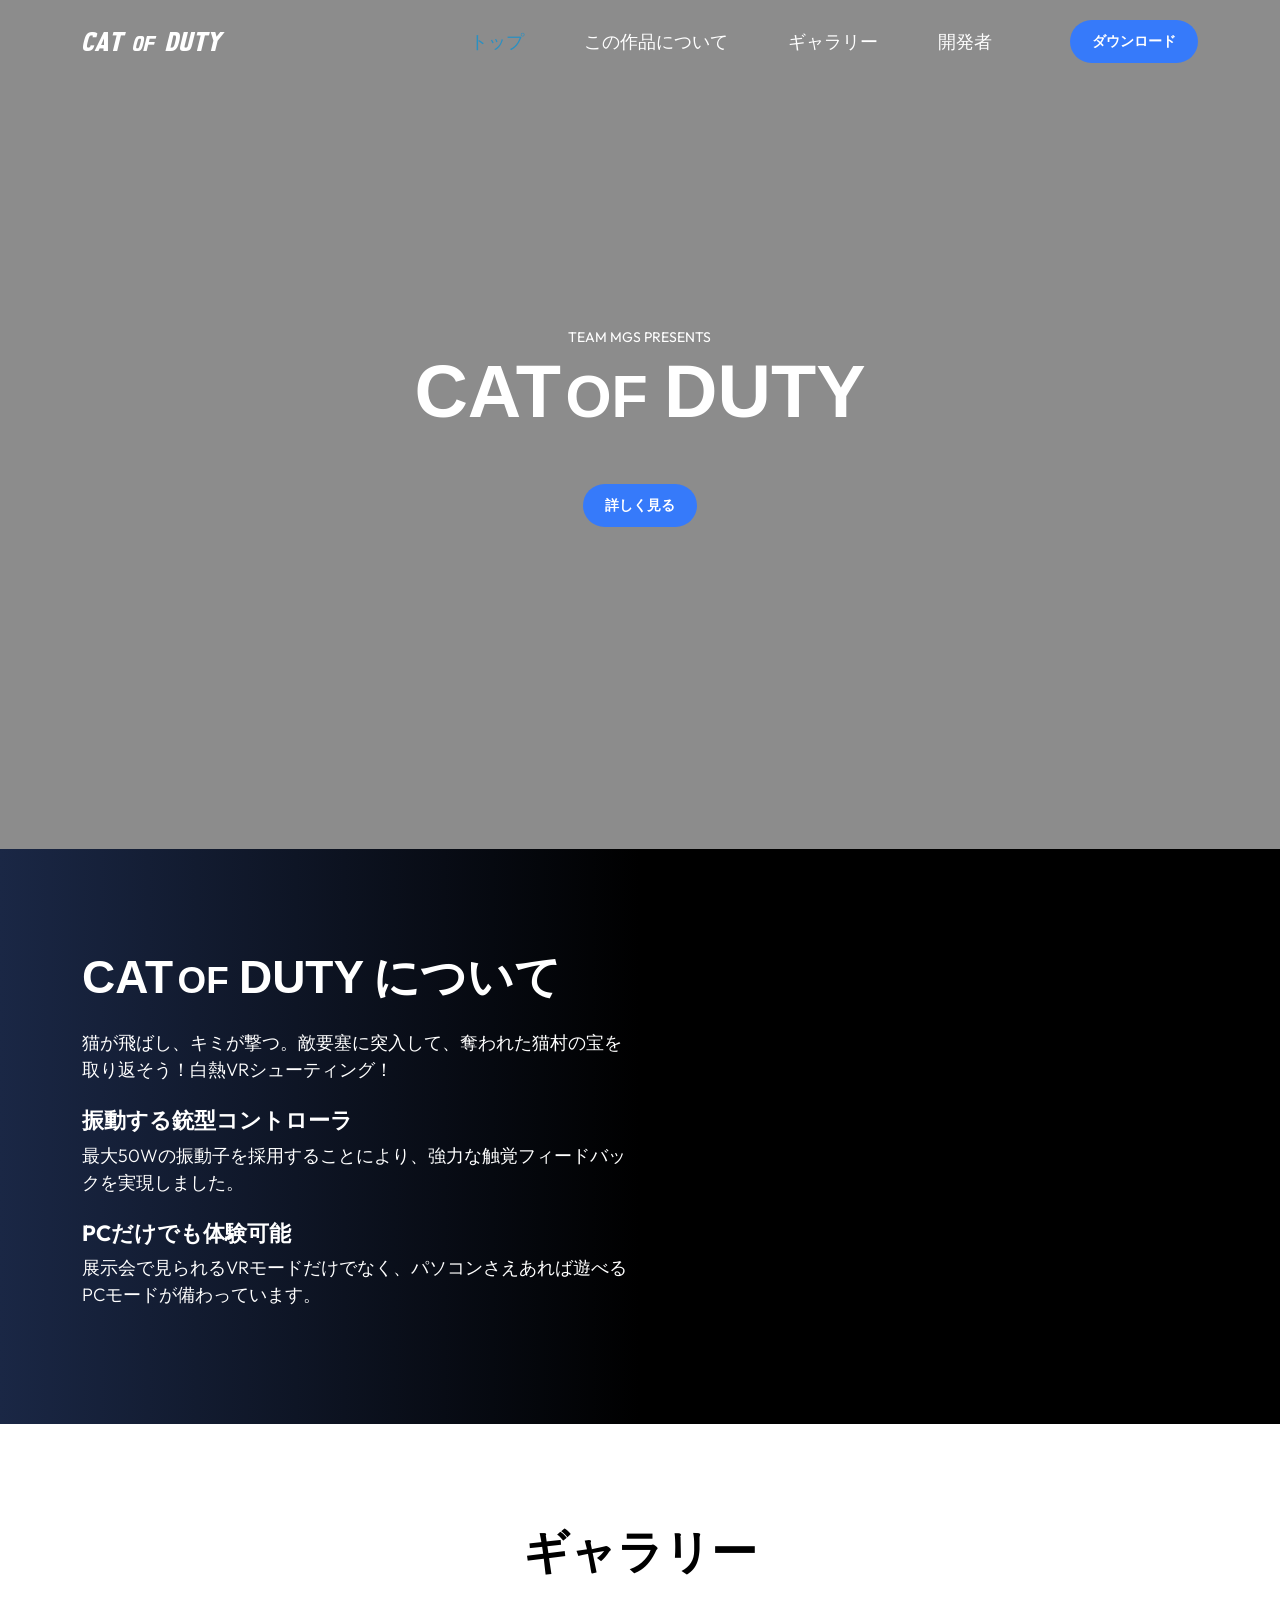
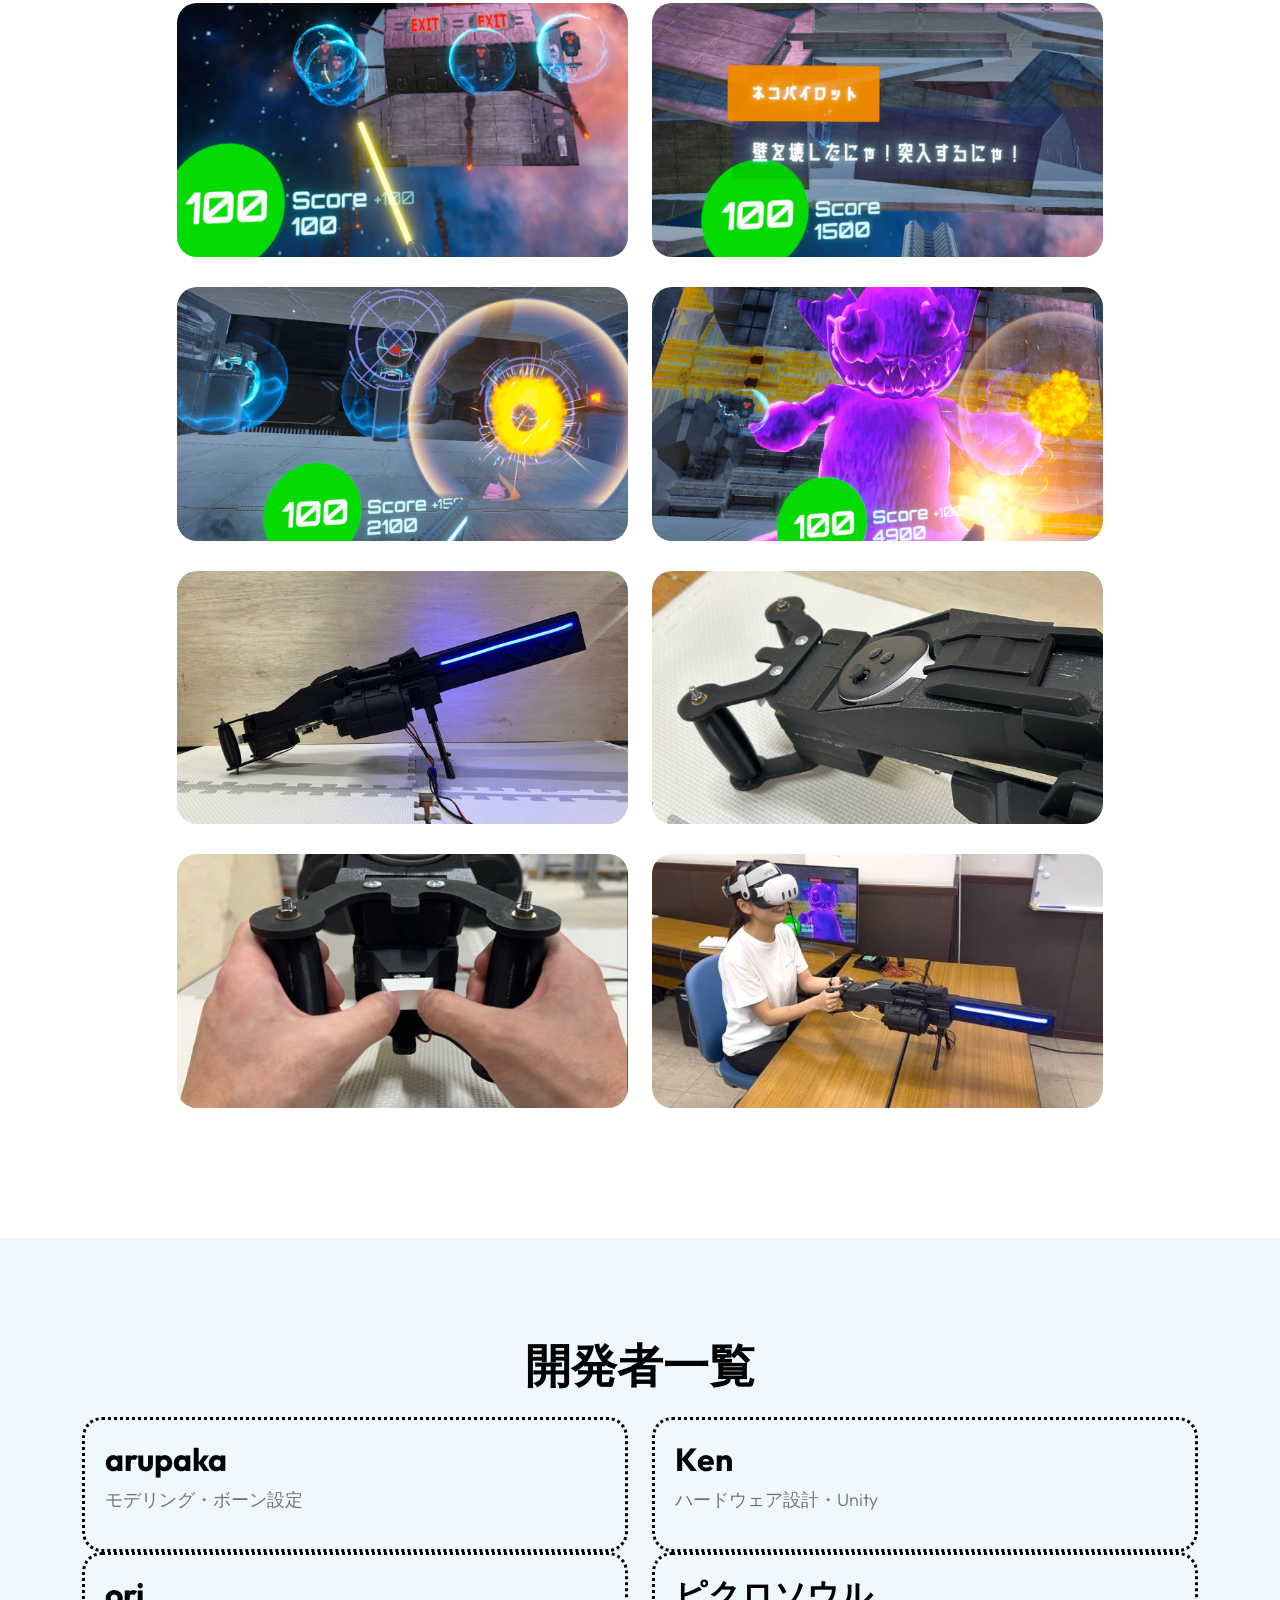
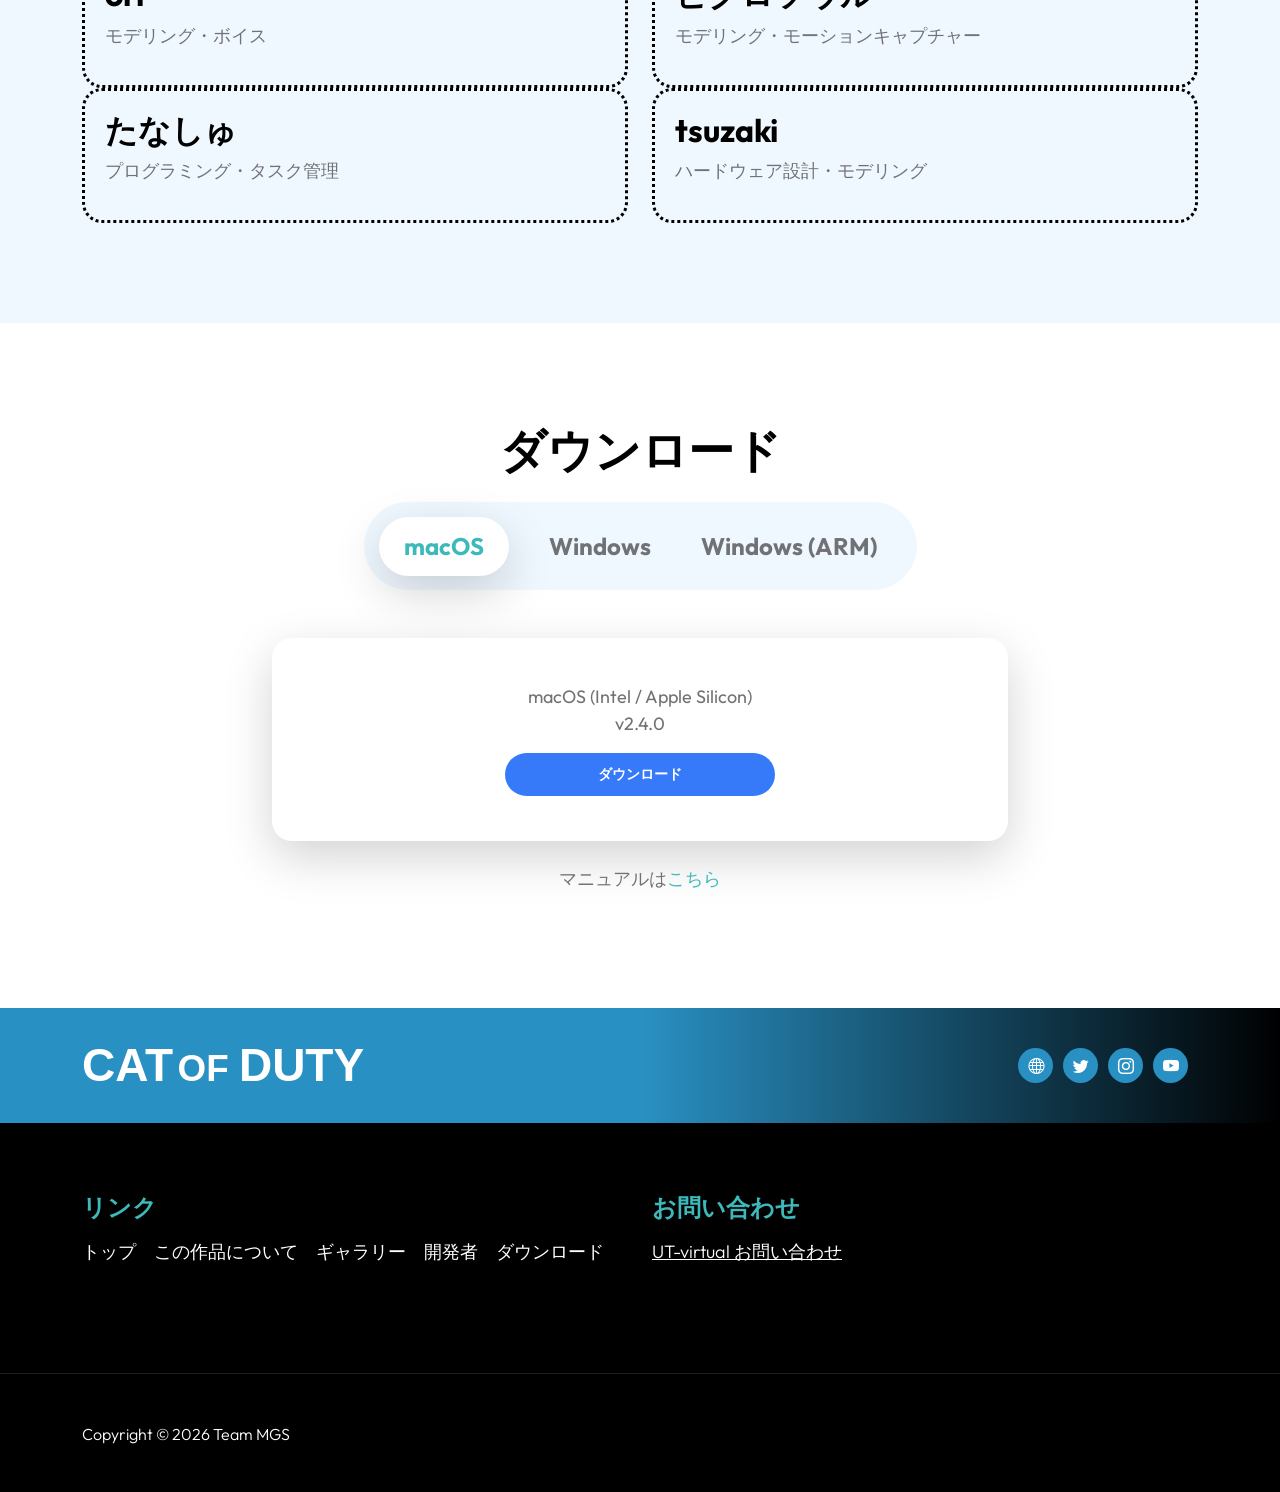
<file: index.html>
<!doctype html>
<html lang="en" prefix="og: https://ogp.me/ns#">
    <head>
        <meta charset="utf-8">
        <meta name="viewport" content="width=device-width, initial-scale=1">
        <title>Cat of Duty</title>
        <meta name="description" content="Cat of Duty - Fight alien bosses in this VR sci-fi shooter. Developed by Team MGS from UT-virtual.">
        <meta name="author" content="Team MGS">

        <meta property="og:title" content="Cat of Duty">
        <meta property="og:description" content="Cat of Duty - Fight alien bosses in this VR sci-fi shooter. Developed by Team MGS from UT-virtual." />
        <meta property="og:url" content="https://dyecon.github.io/catofduty">
        <meta property="og:image" content="https://dyecon.github.io/catofduty/images/ogimage.jpg" />
        <meta name="twitter:card" content="summary"/>
        <meta property="og:type" content="website">
        <link rel="icon" type="image/x-icon" href="https://dyecon.github.io/catofduty/images/favicon.ico">


        <!-- CSS FILES -->        
        <link rel="preconnect" href="https://fonts.googleapis.com">
        
        <link rel="preconnect" href="https://fonts.gstatic.com" crossorigin>
        
        <link href="https://fonts.googleapis.com/css2?family=Outfit:wght@100;200;400;700&display=swap" rel="stylesheet">
                
        <link href="css/bootstrap.min.css" rel="stylesheet">

        <link href="css/bootstrap-icons.css" rel="stylesheet">

        <link href="css/templatemo-festava-live.css" rel="stylesheet">
        
<!--

TemplateMo 583 Festava Live

https://templatemo.com/tm-583-festava-live

-->
    </head>
    <body>
        <main>
            <!--
            <header class="site-header">
                <div class="container">
                    <div class="row">
                        <div class="col-lg-12 col-12 d-flex flex-wrap">
                            <p class="d-flex me-4 mb-0">
                                <i class="bi-person custom-icon me-2"></i>
                                <strong class="text-dark">Welcome to Music Festival 2023</strong>
                            </p>
                        </div>                        
                    </div>
                </div>
            </header>
            -->
            <nav class="navbar navbar-expand-lg">
                <div class="container">
                    <a class="navbar-brand" style="font-family:'NK57 Monospace','Impact', sans-serif" href="index.html">
                        CAT<span style="font-size: medium;"> </span><span style="font-size: 0.8em;"> OF </span><span style="font-size: medium;"> </span>DUTY
                    </a>
                    <!-- Download button for mobile -->
                    <a href="#section_5" class="btn custom-btn d-lg-none ms-auto me-4">ダウンロード</a>
    
                    <button class="navbar-toggler" type="button" data-bs-toggle="collapse" data-bs-target="#navbarNav" aria-controls="navbarNav" aria-expanded="false" aria-label="Toggle navigation">
                        <span class="navbar-toggler-icon"></span>
                    </button>
                    <div class="collapse navbar-collapse" id="navbarNav">
                        <ul class="navbar-nav align-items-lg-center ms-auto me-lg-5">
                            <li class="nav-item">
                                <a class="nav-link click-scroll" href="#section_1">トップ</a>
                            </li>
    
                            <li class="nav-item">
                                <a class="nav-link click-scroll" href="#section_2">この作品について</a>
                            </li>
    
                            <li class="nav-item">
                                <a class="nav-link click-scroll" href="#section_3">ギャラリー</a>
                            </li>

                            <li class="nav-item">
                                <a class="nav-link click-scroll" href="#section_4">開発者</a>
                            </li>
                        </ul>
                        <a href="#section_5" class="btn custom-btn d-lg-block d-none">ダウンロード</a>
                    </div>
                </div>
            </nav>
            

            <section class="hero-section" id="section_1">
                <div class="section-overlay"></div>

                <div class="container d-flex justify-content-center align-items-center">
                    <div class="row">

                        <div class="col-12 mt-auto mb-5 text-center">
                            <small>Team MGS Presents</small>

                            <h1 class="text-white mb-5" style="font-family: 'Impact', sans-serif;">CAT<span style="font-size: medium;"> </span><span style="font-size: 0.8em;"> OF </span><span style="font-size:large;"> </span>DUTY</h1>

                            <a class="btn custom-btn smoothscroll" href="#section_2">詳しく見る</a>
                        </div>
                        <div class="col-lg-12 col-12 mt-auto d-flex flex-column flex-lg-row text-center">
                            <!--
                            <div class="date-wrap">
                                <h5 class="text-white">
                                    <i class="custom-icon bi-clock me-2"></i>
                                    10 - 12<sup>th</sup>, Dec 2023
                                </h5>
                            </div>

                            <div class="location-wrap mx-auto py-3 py-lg-0">
                                <h5 class="text-white">
                                    <i class="custom-icon bi-geo-alt me-2"></i>
                                    National Center, United States
                                </h5>
                            </div>
                            
                            <div class="social-share">
                                <ul class="social-icon d-flex align-items-center justify-content-center">
                                    <span class="text-white me-3">Share:</span>

                                    <li class="social-icon-item">
                                        <a href="#" class="social-icon-link">
                                            <span class="bi-facebook"></span>
                                        </a>
                                    </li>

                                    <li class="social-icon-item">
                                        <a href="#" class="social-icon-link">
                                            <span class="bi-twitter"></span>
                                        </a>
                                    </li>

                                    <li class="social-icon-item">
                                        <a href="#" class="social-icon-link">
                                            <span class="bi-instagram"></span>
                                        </a>
                                    </li>
                                </ul>
                            </div>
                            -->
                        </div>
                    </div>
                </div>

                <div class="video-wrap">
                    <video autoplay loop muted class="custom-video" poster="">
                        <source src="video/short small.mp4" type="video/mp4">

                        Your browser does not support the video tag.
                    </video>
                </div>
            </section>


            <section class="about-section section-padding" id="section_2">
                <div class="container">
                    <div class="row">

                        <div class="col-lg-6 col-12 mb-4 mb-lg-0 d-flex align-items-center">
                            <div class="services-info">
                                <h2 class="text-white mb-4"><span style="font-family: 'Impact', sans-serif">CAT<span style="font-size: medium;"> </span><span style="font-size: 0.8em;"> OF </span><span style="font-size: medium;"> </span>DUTY</span> について</h2>
                                <p class="text-white">猫が飛ばし、キミが撃つ。敵要塞に突入して、奪われた猫村の宝を取り返そう！白熱VRシューティング！

                                <h6 class="text-white mt-4">振動する銃型コントローラ</h6>
                                <p class="text-white">最大50Wの振動子を採用することにより、強力な触覚フィードバックを実現しました。</p>

                                <h6 class="text-white mt-4">PCだけでも体験可能</h6>
                                <p class="text-white">展示会で見られるVRモードだけでなく、パソコンさえあれば遊べるPCモードが備わっています。</p>
                            </div>
                        </div>

                        <div class="col-lg-6 col-12">
                            <iframe width="560" height="315" src="https://www.youtube-nocookie.com/embed/YWsvc3T-qto?si=UQRJ06pBNTKjhSmy" title="YouTube video player" frameborder="0" allow="accelerometer; autoplay; clipboard-write; encrypted-media; gyroscope; picture-in-picture; web-share" referrerpolicy="strict-origin-when-cross-origin" allowfullscreen></iframe>
                            <!--image with text overlay 
                            <div class="about-text-wrap">
                                <img src="images/ogimage.jpg" class="about-image img-fluid">

                                <div class="about-text-info d-flex">
                                    <div class="d-flex">
                                        <i class="about-text-icon bi-youtube"></i>
                                    </div>
                                    <div class="ms-4">
                                        <h3>動画準備中</h3>
                                        <p class="mb-0">公開までお待ちください</p>
                                    </div>
                                </div>
                            </div>
                            -->
                        </div>

                    </div>
                </div>
            </section>
            
            <section class="artists-section section-padding" id="section_3">
                <div class="container">
                    <div class="row justify-content-center">

                        <div class="col-12 text-center">
                            <h2 class="mb-4">ギャラリー</h1>
                        </div>

                        <div class="col-lg-5 col-12">
                            <div class="artists-thumb">
                                <div class="artists-image-wrap">
                                    <img src="images/1.jpeg" class="artists-image img-fluid">
                                </div>

                                <div class="artists-hover">
                                    <p style="text-align: center;">
                                        <strong>まずは雑魚敵を倒す</strong>
                                    </p>
                                </div>
                            </div>
                        </div>
                        <div class="col-lg-5 col-12">
                            <div class="artists-thumb">
                                <div class="artists-image-wrap">
                                    <img src="images/2.jpeg" class="artists-image img-fluid">
                                </div>

                                <div class="artists-hover">
                                    <p style="text-align: center;">
                                        <strong>見方の猫はボイス付き！</strong>
                                    </p>
                                </div>
                            </div>
                        </div>
                        <div class="col-lg-5 col-12">
                            <div class="artists-thumb">
                                <div class="artists-image-wrap">
                                    <img src="images/3.jpeg" class="artists-image img-fluid">
                                </div>

                                <div class="artists-hover">
                                    <p style="text-align: center;">
                                        <strong>接近するドローンを破壊</strong>
                                    </p>
                                </div>
                            </div>
                        </div>
                        <div class="col-lg-5 col-12">
                            <div class="artists-thumb">
                                <div class="artists-image-wrap">
                                    <img src="images/4.jpeg" class="artists-image img-fluid">
                                </div>

                                <div class="artists-hover">
                                    <p style="text-align: center;">
                                        <strong>迫力のボス戦</strong>
                                    </p>
                                </div>
                            </div>
                        </div>
                        <div class="col-lg-5 col-12">
                            <div class="artists-thumb">
                                <div class="artists-image-wrap">
                                    <img src="images/5.jpeg" class="artists-image img-fluid">
                                </div>

                                <div class="artists-hover">
                                    <p style="text-align: center;">
                                        <strong>銃型コントローラ</strong>
                                    </p>
                                </div>
                            </div>
                        </div>
                        <div class="col-lg-5 col-12">
                            <div class="artists-thumb">
                                <div class="artists-image-wrap">
                                    <img src="images/6.jpeg" class="artists-image img-fluid">
                                </div>

                                <div class="artists-hover">
                                    <p style="text-align: center;">
                                        <strong>Quest 3 のコントローラを取り付けた例</strong>
                                    </p>
                                </div>
                            </div>
                        </div>
                        <div class="col-lg-5 col-12">
                            <div class="artists-thumb">
                                <div class="artists-image-wrap">
                                    <img src="images/7.jpeg" class="artists-image img-fluid">
                                </div>

                                <div class="artists-hover">
                                    <p style="text-align: center;">
                                        <strong>トリガーボタン</strong>
                                    </p>
                                </div>
                            </div>
                        </div>
                         <div class="col-lg-5 col-12">
                            <div class="artists-thumb">
                                <div class="artists-image-wrap">
                                    <img src="images/8.jpeg" class="artists-image img-fluid">
                                </div>

                                <div class="artists-hover">
                                    <p style="text-align: center;">
                                        <strong>展示の様子</strong>
                                    </p>
                                </div>
                            </div>
                        </div>
                    </div>
                </div>
            </section>

            <section class="pricing-section section-padding section-bg" id="section_4">
                <div class="container">
                    <div class="row">

                        <div class="col-lg-8 col-12 mx-auto">
                            <h2 class="text-center mb-4">開発者一覧</h2>
                        </div>
                        
                        <div class="col-lg-6 col-12">
                            <div class="pricing-thumb">
                                <div class="d-flex">
                                    <div>
                                        <h3>arupaka</h3>
                                        <p>モデリング・ボーン設定</p>
                                    </div>
                                </div>
                            </div>
                        </div>
                        <div class="col-lg-6 col-12">
                            <div class="pricing-thumb">
                                <div class="d-flex">
                                    <div>
                                        <h3>Ken</h3>
                                        <p>ハードウェア設計・Unity</p>
                                    </div>
                                </div>
                            </div>
                        </div>
                         <div class="col-lg-6 col-12">
                            <div class="pricing-thumb">
                                <div class="d-flex">
                                    <div>
                                        <h3>ori</h3>
                                        <p>モデリング・ボイス</p>
                                    </div>
                                </div>
                            </div>
                        </div>
                         <div class="col-lg-6 col-12">
                            <div class="pricing-thumb">
                                <div class="d-flex">
                                    <div>
                                        <h3>ピクロソウル</h3>
                                        <p>モデリング・モーションキャプチャー</p>
                                    </div>
                                </div>
                            </div>
                        </div>
                         <div class="col-lg-6 col-12">
                            <div class="pricing-thumb">
                                <div class="d-flex">
                                    <div>
                                        <h3>たなしゅ</h3>
                                        <p>プログラミング・タスク管理</p>
                                    </div>
                                </div>
                            </div>
                        </div>
                        <div class="col-lg-6 col-12">
                            <div class="pricing-thumb">
                                <div class="d-flex">
                                    <div>
                                        <h3>tsuzaki</h3>
                                        <p>ハードウェア設計・モデリング</p>
                                    </div>
                                </div>
                            </div>
                        </div>
                    </div>
                </div>
            </section>


            <section class="contact-section section-padding" id="section_5">
                <div class="container">
                    <div class="row">

                        <div class="col-lg-8 col-12 mx-auto">
                            <h2 class="text-center mb-4">ダウンロード</h2>

                            <nav class="d-flex justify-content-center">
                                <div class="nav nav-tabs align-items-baseline justify-content-center" id="nav-tab" role="tablist">
                                    <button class="nav-link active" id="nav-macos-tab" data-bs-toggle="tab" data-bs-target="#nav-macos" type="button" role="tab" aria-controls="nav-macos" aria-selected="false">
                                        <h5>macOS</h5>
                                    </button>

                                    <button class="nav-link" id="nav-windows-tab" data-bs-toggle="tab" data-bs-target="#nav-windows" type="button" role="tab" aria-controls="nav-windows" aria-selected="false">
                                        <h5>Windows</h5>
                                    </button>

                                    <button class="nav-link" id="nav-windowsarm-tab" data-bs-toggle="tab" data-bs-target="#nav-windowsarm" type="button" role="tab" aria-controls="nav-windowsarm" aria-selected="false">
                                        <h5>Windows (ARM)</h5>
                                    </button>
                                </div>
                            </nav>

                            <div class="tab-content shadow-lg mt-5" id="nav-tabContent">
                                <div class="tab-pane fade show active" id="nav-macos" role="tabpanel" aria-labelledby="nav-macos-tab" style="text-align: center;">
                                    <!-- Download info panel 1-->
                                    <p style="font-weight: normal;">macOS (Intel / Apple Silicon)<br>v2.4.0</p>
                                    <a href="https://github.com/dyecon/catofduty/releases/download/v2.4.0/CatOfDuty-2.4.0.dmg" class="btn custom-btn col-lg-5" target="_blank">ダウンロード</a>
                                </div>
                                <div class="tab-pane fade show" id="nav-windows" role="tabpanel" aria-labelledby="nav-windows-tab" style="text-align: center;">
                                    <!-- Download info panel 1-->
                                    <p style="font-weight: normal;">Windows 11<br>v2.4.0</p>
                                    <a href="https://github.com/dyecon/catofduty/releases/download/v2.4.0/CatOfDuty-2.4.0-Setup-x64.exe" class="btn custom-btn" target="_blank">ダウンロード</a>
                                </div>

                                <div class="tab-pane fade show" id="nav-windowsarm" role="tabpanel" aria-labelledby="nav-windowsarm-tab" style="text-align: center;">
                                    <!-- Download info panel 1-->
                                    <p style="font-weight: normal;">Windows 11 (ARM)<br>v2.4.0</p>
                                    <a href="https://github.com/dyecon/catofduty/releases/download/v2.4.0/CatOfDuty-2.4.0-Setup-ARM.exe" class="btn custom-btn" target="_blank">ダウンロード</a>
                                </div>
                            </div>
                        </div>
                        <div style="text-align: center;">
                            <br>
                            <p>マニュアルは<a href="https://dyecon.github.io/catofduty/docs/" target="_blank">こちら</a></p>
                        </div>
                    </div>
                </div>
            </section>
        </main>


        <footer class="site-footer">
            <div class="site-footer-top">
                <div class="container">
                    <div class="row">

                        <div class="col-lg-6 col-12">
                            <h2 class="text-white mb-lg-0" style="font-family: 'Impact', sans-serif;">CAT<span style="font-size: medium;"> </span><span style="font-size: 0.8em;"> OF </span><span style="font-size:large;"> </span>DUTY</h2>
                        </div>

                        <div class="col-lg-6 col-12 d-flex justify-content-lg-end align-items-center">
                            <ul class="social-icon d-flex justify-content-lg-end">    
                                <li class="social-icon-item">
                                    <a href="https://utvirtual.tech" class="social-icon-link" target="_blank">
                                        <span class="bi-globe"></span>
                                    </a>
                                </li>
                                <li class="social-icon-item">
                                    <a href="https://x.com/ut_virtual" class="social-icon-link" target="_blank">
                                        <span class="bi-twitter"></span>
                                    </a>
                                </li>
                                <li class="social-icon-item">
                                    <a href="https://instagram.com/utvirtualofficial" class="social-icon-link" target="_blank">
                                        <span class="bi-instagram"></span>
                                    </a>
                                </li>

                                <li class="social-icon-item">
                                    <a href="https://www.youtube.com/@UTvirtual_LIVE" class="social-icon-link" target="_blank">
                                        <span class="bi-youtube"></span>
                                    </a>
                                </li>
                            </ul>
                        </div>
                    </div>
                </div>
            </div>

            <div class="container">
                <div class="row">

                    <div class="col-lg-6 col-12 mb-4 pb-2">
                        <h5 class="site-footer-title mb-3">リンク</h5>

                        <ul class="site-footer-links">
                            <li class="site-footer-link-item">
                                <a href="#section_1" class="site-footer-link">トップ</a>
                            </li>

                            <li class="site-footer-link-item">
                                <a href="#section_2" class="site-footer-link">この作品について</a>
                            </li>

                            <li class="site-footer-link-item">
                                <a href="#section_3" class="site-footer-link">ギャラリー</a>
                            </li>

                            <li class="site-footer-link-item">
                                <a href="#section_4" class="site-footer-link">開発者</a>
                            </li>

                            <li class="site-footer-link-item">
                                <a href="#section_5" class="site-footer-link">ダウンロード</a>
                            </li>
                        </ul>
                    </div>

                    <div class="col-lg-3 col-md-6 col-12 mb-4 mb-lg-0">
                        <h5 class="site-footer-title mb-3">お問い合わせ</h5>
                        <!--
                        <p class="text-white d-flex mb-1">
                            <a href="tel: 090-080-0760" class="site-footer-link">
                                090-080-0760
                            </a>
                        </p>
                        -->

                        <p class="text-white d-flex">
                            <a href="https://utvirtual.tech/contact" class="site-footer-link" target="_blank" style="text-decoration: underline;">
                                UT-virtual お問い合わせ
                            </a>
                        </p>
                    </div>
                    <!--
                    <div class="col-lg-3 col-md-6 col-11 mb-4 mb-lg-0 mb-md-0">
                        <h5 class="site-footer-title mb-3">Location</h5>

                        <p class="text-white d-flex mt-3 mb-2">
                        Silang Junction South, Tagaytay, Cavite, Philippines</p>

                        <a class="link-fx-1 color-contrast-higher mt-3" href="#">
                            <span>Our Maps</span>
                            <svg class="icon" viewBox="0 0 32 32" aria-hidden="true"><g fill="none" stroke="currentColor" stroke-linecap="round" stroke-linejoin="round"><circle cx="16" cy="16" r="15.5"></circle><line x1="10" y1="18" x2="16" y2="12"></line><line x1="16" y1="12" x2="22" y2="18"></line></g></svg>
                        </a>
                    </div>
                    -->
                </div>
            </div>

            <div class="site-footer-bottom">
                <div class="container">
                    <div class="row">

                        <div class="col-lg-3 col-12 mt-5">
                            <p class="copyright-text">Copyright © 2026 Team MGS</p>
                        </div>
                        <!--
                        <div class="col-lg-8 col-12 mt-lg-5">
                            <ul class="site-footer-links">
                                <li class="site-footer-link-item">
                                    <a href="#" class="site-footer-link">Terms &amp; Conditions</a>
                                </li>

                                <li class="site-footer-link-item">
                                    <a href="#" class="site-footer-link">Privacy Policy</a>
                                </li>

                                <li class="site-footer-link-item">
                                    <a href="#" class="site-footer-link">Your Feedback</a>
                                </li>
                            </ul>
                        </div>
                        -->
                    </div>
                </div>
            </div>
        </footer>

        <!-- JAVASCRIPT FILES -->
        <script src="js/jquery.min.js"></script>
        <script src="js/bootstrap.min.js"></script>
        <script src="js/jquery.sticky.js"></script>
        <script src="js/click-scroll.js"></script>
        <script src="js/custom.js"></script>

    </body>
</html>
</file>
<file: css/templatemo-festava-live.css>
/*

TemplateMo 583 Festava Live

https://templatemo.com/tm-583-festava-live

*/

@font-face {
    font-family: 'NK57 Monospace';
    src: url('../fonts/NK57MonospaceScEb-Italic.woff') format('woff'), url('..fonts/NK57_Mono_Sc_Eb_It.otf') format ('otf');
    font-weight: 800;
    font-style: italic;
    font-display: swap;
}

/*---------------------------------------
  CUSTOM PROPERTIES ( VARIABLES )             
-----------------------------------------*/
:root {
  /* Default values
  --white-color:                  #ffffff;
  --primary-color:                #F8CB2E;
  --secondary-color:              #EE5007;
  --section-bg-color:             #f0f8ff;
  --custom-btn-bg-color:          #EE5007;
  --custom-btn-bg-hover-color:    #c01f27;
  --dark-color:                   #000000;
  --p-color:                      #717275;
  --border-color:                 #7fffd4;
  --link-hover-color:             #B22727;

  --body-font-family:             "Outfit",  sans-serif;
  */

  --white-color:                  #ffffff;
  --primary-color:                #3eb9bb;
  --secondary-color:              #2990c3;
  --section-bg-color:             #f0f8ff;
  --custom-btn-bg-color:          #367AFA;
  --custom-btn-bg-hover-color:    #373EFA;
  --dark-color:                   #000000;
  --p-color:                      #717275;
  --border-color:                 #7fffd4;
  --link-hover-color:             #8AB1FA;

  --body-font-family:             "Outfit",  sans-serif;
  --h1-font-size:                 74px;
  --h2-font-size:                 46px;
  --h3-font-size:                 32px;
  --h4-font-size:                 28px;
  --h5-font-size:                 24px;
  --h6-font-size:                 22px;
  --p-font-size:                  18px;
  --btn-font-size:                14px;
  --copyright-font-size:          16px;

  --border-radius-large:          100px;
  --border-radius-medium:         20px;
  --border-radius-small:          10px;

  --font-weight-light:            300;
  --font-weight-normal:           400;
  --font-weight-bold:             700;
}

body {
  background-color: var(--white-color);
  font-family: var(--body-font-family); 
}


/*---------------------------------------
  TYPOGRAPHY               
-----------------------------------------*/

h2,
h3,
h4,
h5,
h6 {
  color: var(--dark-color);
}

h1,
h2,
h3,
h4,
h5,
h6 {
  font-weight: var(--font-weight-bold);
}

h1 {
  font-size: var(--h1-font-size);
}

h2 {
  font-size: var(--h2-font-size);
}

h3 {
  font-size: var(--h3-font-size);
}

h4 {
  font-size: var(--h4-font-size);
}

h5 {
  font-size: var(--h5-font-size);
}

h6 {
  font-size: var(--h6-font-size);
}

p {
  color: var(--p-color);
  font-size: var(--p-font-size);
  font-weight: var(--font-weight-light);
}

ul li {
  color: var(--p-color);
  font-size: var(--p-font-size);
  font-weight: var(--font-weight-light);
}

a, 
button {
  touch-action: manipulation;
  transition: all 0.3s;
}

a {
  display: inline-block;
  color: var(--primary-color);
  text-decoration: none;
}

a:hover {
  color: var(--link-hover-color);
}

b,
strong {
  font-weight: var(--font-weight-bold);
}

.link-fx-1 {
  color: var(--white-color);
  position: relative;
  display: inline-flex;
  align-items: center;
  height: 32px;
  padding: 0 6px;
  text-decoration: none;
  -webkit-font-smoothing: antialiased;
  -moz-osx-font-smoothing: grayscale;
}

.link-fx-1:hover {
  color: var(--link-hover-color);
}

.link-fx-1:hover::before {
  transform: translateX(17px) scaleX(0);
  transition: transform .2s;
}

.link-fx-1:hover .icon circle {
  stroke-dashoffset: 200;
  transition: stroke-dashoffset .2s .1s;
}

.link-fx-1:hover .icon line {
  transform: rotate(-180deg);
}

.link-fx-1:hover .icon line:last-child {
  transform: rotate(180deg);
}

.link-fx-1::before {
  content: "";
  position: absolute;
  bottom: 0;
  left: 0;
  width: 100%;
  height: 1px;
  background-color: currentColor;
  transform-origin: right center;
  transition: transform .2s .1s;
}

.link-fx-1 .icon {
  position: absolute;
  right: 0;
  bottom: 0;
  transform: translateX(100%) rotate(90deg);
  font-size: 32px;
}

.icon {
  --size: 1em;
  height: var(--size);
  width: var(--size);
  display: inline-block;
  color: inherit;
  fill: currentColor;
  line-height: 1;
  flex-shrink: 0;
  max-width: initial;
}

.link-fx-1 .icon circle {
  stroke-dasharray: 100;
  stroke-dashoffset: 100;
  transition: stroke-dashoffset .2s;
}

.link-fx-1 .icon line {
  transition: transform .4s;
  transform-origin: 13px 15px;
}

.link-fx-1 .icon line:last-child {
  transform-origin: 19px 15px;
}


/*---------------------------------------
  SECTION               
-----------------------------------------*/
.section-padding {
  padding-top: 100px;
  padding-bottom: 100px;
}

.section-bg {
  background-color: var(--section-bg-color);
}

.section-overlay {
  background-color: var(--dark-color);
  position: absolute;
  top: 0;
  left: 0;
  pointer-events: none;
  width: 100%;
  height: 100%;
  opacity: 0.35;
}

.section-overlay + .container {
  position: relative;
}

.tab-content {
  background-color: var(--white-color);
  border-radius: var(--border-radius-medium);
  padding: 45px;
}

.nav-tabs {
  background-color: var(--section-bg-color);
  border-radius: var(--border-radius-large);
  border-bottom: 0;
  padding: 15px;
}

.nav-tabs .nav-link {
  border-radius: var(--border-radius-large);
  border: 0;
  padding: 15px 25px;
  transition: all 0.3s;
}

.nav-tabs .nav-link:first-child {
  margin-right: 15px;
}

.nav-tabs .nav-item.show .nav-link, 
.nav-tabs .nav-link.active,
.nav-tabs .nav-link:focus, 
.nav-tabs .nav-link:hover {
  background: var(--white-color);
  box-shadow: 0 1rem 3rem rgba(0,0,0,.175);
  color: var(--primary-color);
}

.nav-tabs h5 {
  color: var(--p-color); 
  margin-bottom: 0;
}

.nav-tabs .nav-link.active h5,
.nav-tabs .nav-link:focus h5, 
.nav-tabs .nav-link:hover h5 {
  color: var(--primary-color);
}


/*---------------------------------------
  CUSTOM ICON COLOR               
-----------------------------------------*/
.custom-icon {
  color: var(--secondary-color);
}


/*---------------------------------------
  CUSTOM BUTTON               
-----------------------------------------*/
.custom-btn {
  background: var(--custom-btn-bg-color);
  border: 2px solid transparent;
  border-radius: var(--border-radius-large);
  color: var(--white-color);
  font-size: var(--btn-font-size);
  font-weight: var(--font-weight-bold);
  line-height: normal;
  transition: all 0.3s;
  padding: 10px 20px;
}

.custom-btn:hover {
  background: var(--custom-btn-bg-hover-color);
  color: var(--white-color);
}

.custom-border-btn {
  background: transparent;
  border: 2px solid var(--custom-btn-bg-color);
  color: var(--custom-btn-bg-color);
}

.navbar-expand-lg .navbar-nav .nav-link.custom-btn:hover,
.custom-border-btn:hover {
  background: var(--custom-btn-bg-hover-color);
  border-color: transparent;
  color: var(--white-color);
}

.custom-btn-bg-white {
  border-color: var(--white-color);
  color: var(--white-color);
}


/*---------------------------------------
  VIDEO              
-----------------------------------------*/
.video-wrap {
  z-index: -100;
}

.custom-video {
  position: absolute;
  top: 0;
  left: 0;
  object-fit: cover;
  width: 100%;
  height: 100%;
}


/*---------------------------------------
  SITE HEADER              
-----------------------------------------*/
.site-header {
  background-color: var(--primary-color);
  padding-top: 12px;
  padding-bottom: 12px;
}


/*---------------------------------------
  NAVIGATION              
-----------------------------------------*/
.sticky-wrapper {
  position: absolute;
  top: 0;
  right: 0;
  left: 0;
  /*margin-top: 51px;*/
}

.sticky-wrapper.is-sticky .navbar {
  background-color: var(--dark-color);
}

.navbar {
  background: transparent;
  z-index: 9;
}

.navbar-brand,
.navbar-brand:hover {
  color: var(--white-color);
  font-size: var(--h5-font-size);
  font-weight: var(--font-weight-bold);
}

.navbar-expand-lg .navbar-nav .nav-link {
  border-radius: var(--border-radius-large);
  margin: 10px;
  padding: 10px 20px;
}

.navbar-nav .nav-link {
  display: inline-block;
  color: var(--white-color);
  font-size: var(--p-font-size);
  font-weight: var(--font-weight-normal);
  position: relative;
  padding-top: 15px;
  padding-bottom: 15px;
}

.navbar-nav .nav-link.active, 
.navbar-nav .nav-link:hover {
  color: var(--secondary-color);
}

.navbar-toggler {
  border: 0;
  padding: 0;
  cursor: pointer;
  margin: 0;
  width: 30px;
  height: 35px;
  outline: none;
}

.navbar-toggler:focus {
  outline: none;
  box-shadow: none;
}

.navbar-toggler[aria-expanded="true"] .navbar-toggler-icon {
  background: transparent;
}

.navbar-toggler[aria-expanded="true"] .navbar-toggler-icon:before,
.navbar-toggler[aria-expanded="true"] .navbar-toggler-icon:after {
  transition: top 300ms 50ms ease, -webkit-transform 300ms 350ms ease;
  transition: top 300ms 50ms ease, transform 300ms 350ms ease;
  transition: top 300ms 50ms ease, transform 300ms 350ms ease, -webkit-transform 300ms 350ms ease;
  top: 0;
}

.navbar-toggler[aria-expanded="true"] .navbar-toggler-icon:before {
  transform: rotate(45deg);
}

.navbar-toggler[aria-expanded="true"] .navbar-toggler-icon:after {
  transform: rotate(-45deg);
}

.navbar-toggler .navbar-toggler-icon {
  background: var(--white-color);
  transition: background 10ms 300ms ease;
  display: block;
  width: 30px;
  height: 2px;
  position: relative;
}

.navbar-toggler .navbar-toggler-icon:before,
.navbar-toggler .navbar-toggler-icon:after {
  transition: top 300ms 350ms ease, -webkit-transform 300ms 50ms ease;
  transition: top 300ms 350ms ease, transform 300ms 50ms ease;
  transition: top 300ms 350ms ease, transform 300ms 50ms ease, -webkit-transform 300ms 50ms ease;
  position: absolute;
  right: 0;
  left: 0;
  background: var(--white-color);
  width: 30px;
  height: 2px;
  content: '';
}

.navbar-toggler .navbar-toggler-icon::before {
  top: -8px;
}

.navbar-toggler .navbar-toggler-icon::after {
  top: 8px;
}


/*---------------------------------------
  HERO        
-----------------------------------------*/
.hero-section {
  position: relative;
  overflow: hidden;
  padding-top: 100px;
  height: calc(100vh - 51px);
}

.hero-section small {
  color: var(--white-color);
  text-transform: uppercase;
}

.hero-section .section-overlay {
  z-index: 2;
  opacity: 0.45;
}

.hero-section .container {
  position: relative;
  z-index: 2;
  height: 100%;
  padding-bottom: 50px;
}

.hero-section .container .row {
  height: 100%;
}


/*---------------------------------------
  ABOUT              
-----------------------------------------*/
.about-section {
  background-image: url('../images/edward-unsplash-blur.jpg');
  background-image:linear-gradient(90deg, #1a2745, black, black);
  background-color: #704010;
  background-repeat: no-repeat;
  background-size: cover;
  position: relative;
}

.about-image {
  border-radius: var(--border-radius-medium);
  display: block;
}

.about-text-wrap {
  position: relative;
}

.about-text-icon {
  background: var(--primary-color);
  border-radius: 100%;
  font-size: var(--h3-font-size);
  width: 70px;
  height: 70px;
  line-height: 70px;
  text-align: center;
}

.about-text-info {
  backdrop-filter: blur(5px) saturate(180%);
  -webkit-backdrop-filter: blur(5px) saturate(180%);
  background-color: rgba(255, 255, 255, 0.75);
  border-radius: var(--border-radius-medium);
  border: 1px solid rgba(209, 213, 219, 0.3);
  position: absolute;
  bottom: 0;
  right: 0;
  left: 0;
  margin: 20px;
  padding: 35px;
}


/*---------------------------------------
  TICKET               
-----------------------------------------*/
.ticket-section {
  background-image: url('../images/nicholas-green-unsplash-blur.jpg');
  background-repeat: no-repeat;
  background-size: cover;
  position: relative;
  padding-top: 130px;
}

.ticket-form {
  background: var(--white-color);
  border-radius: var(--border-radius-medium);
  padding: 50px;
}

.ticket-form .form-check {
  position: relative;
  min-height: 52px;
  padding-left: 35px;
}

.ticket-form .form-check .form-check-label {
  display: block;
  position: absolute;
  top: 50%;
  left: 50%;
  transform: translate(-50%, -50%);
  margin-top: 12px;
  margin-left: 35px;
  width: 100%;
  height: 100%;
}


/*---------------------------------------
  ARTISTS              
-----------------------------------------*/
.artists-thumb {
  position: relative;
  overflow: hidden;
  margin-bottom: 30px;
}

.artists-image {
  border-radius: var(--border-radius-medium);
  display: block;
  width: 100%;
}

.artists-thumb:hover .artists-hover {
  transform: translateY(0);
  opacity: 1;
}

.artists-hover {
  background-color: var(--primary-color);
  background-color: var(--secondary-color);
  border-radius: var(--border-radius-medium);
  backdrop-filter: blur(5px) saturate(180%);
  -webkit-backdrop-filter: blur(5px) saturate(180%);
  margin: 0.5em;
  padding: 0.2em;
  transition: all 0.5s ease;
  transform: translateY(100%);
  position: absolute;
  bottom: 0;
  right: 0;
  left: 0;
  opacity: 0;
}

.artists-hover p strong {
  color: var(--white-color);
  display: inline-block;
  min-width: 180px;
  /*margin-right: 20px;*/
}

.artists-hover p a {
  color: var(--secondary-color);
}

.artists-hover p a:hover {
  color: var(--white-color);
}

.artists-hover hr {
  margin: 1.5rem 0;
}


/*---------------------------------------
  SCHEDULE              
-----------------------------------------*/
.schedule-section {
  background-image: url('../images/nainoa-shizuru-unsplash-blur.jpg');
  background-color: #242424;
  background-repeat: no-repeat;
  background-position: center;
  background-size: cover;
}
.table-responsive {
	filter: drop-shadow(2px 2px 4px #606060);
}

.schedule-table {
  border-radius: var(--border-radius-medium);
  position: relative;
  overflow: hidden;
}

.schedule-table .bg-warning {
  background: #f0a5a5 !important;
}

.schedule-table thead th {
  background-color: var(--secondary-color);
}

.schedule-table th,
.schedule-table tr,
.schedule-table td {
  border-bottom-color: #363a3e;
  padding: 30px;
}

.schedule-table tr:last-child th,
.schedule-table tr:last-child td {
  border-bottom-color: transparent;
}

.schedule-table thead th {
  border-right: 1px solid #c7460a;
  border-bottom-color: transparent;
}

.schedule-table th + td {
  border-bottom: 0;
}

.schedule-table thead th:last-child {
  border-right-color: transparent;
}

.schedule-table .pop-background-image {
  background-image: url('../images/artists/joecalih-UmTZqmMvQcw-unsplash.jpg');
}

.schedule-table .rock-background-image {
  background-image: url('../images/artists/abstral-official-bdlMO9z5yco-unsplash.jpg');
}

.schedule-table .country-background-image {
  background-image: url('../images/artists/soundtrap-rAT6FJ6wltE-unsplash.jpg');
}

.table-background-image-wrap {
  background-repeat: no-repeat;
  background-position: center;
  background-size: cover;
  box-shadow: none;
  position: relative;
}

.schedule-table h3,
.schedule-table p {
  color: var(--white-color);
  position: relative;
  z-index: 2;
}


/*---------------------------------------
  PRICING              
-----------------------------------------*/
.pricing-thumb {
  border: 3px dotted var(--dark-color);
  border-radius: var(--border-radius-medium);
  position: relative;
  padding: 20px;
}

.pricing-thumb h3 small {
  display: inline-block;
  font-size: var(--p-font-size);
  margin-right: 15px;
}

.pricing-list {
  column-count: 2;
  padding-left: 20px;
}

.pricing-list-item {
  line-height: normal;
  margin-right: 10px;
  margin-bottom: 10px;
}

.pricing-tag {
  background-color: var(--secondary-color);
  border-radius: var(--border-radius-large);
  color: var(--white-color);
  font-weight: var(--font-weight-bold);
  text-align: center;
  display: flex;
  flex-direction: column;
  justify-content: center;
  align-items: center;
  width: 120px;
  height: 120px;
  position: absolute;
  top: 0;
  right: 0;
  margin: 20px;
}

.pricing-tag span {
  font-size: 180%;
  line-height: normal;
}

.pricing-thumb .link-fx-1 {
  color: var(--primary-color);
}

.pricing-thumb .link-fx-1:hover {
  color: var(--link-hover-color);
}


/*---------------------------------------
  CONTACT               
-----------------------------------------*/
.google-map {
  border-radius: var(--border-radius-medium);
}


/*---------------------------------------
  CUSTOM FORM               
-----------------------------------------*/
.custom-form .form-control {
  color: var(--p-color);
  margin-bottom: 24px;
  padding-top: 13px;
  padding-bottom: 13px;
  outline: none;
}

.custom-form button[type="submit"] {
  background: var(--custom-btn-bg-color);
  border: none;
  border-radius: var(--border-radius-large);
  color: var(--white-color);
  font-size: var(--p-font-size);
  font-weight: var(--font-weight-medium);
  transition: all 0.3s;
  margin-bottom: 0;
}

.custom-form button[type="submit"]:hover,
.custom-form button[type="submit"]:focus {
  background: var(--custom-btn-bg-hover-color);
  border-color: transparent;
}


/*---------------------------------------
  SITE FOOTER              
-----------------------------------------*/
.site-footer {
  background-color: var(--dark-color);
  position: relative;
  overflow: hidden;
  padding-bottom: 30px;
}

.site-footer-top {
  background-color: var(--secondary-color);
  background-image: linear-gradient(90deg, var(--secondary-color), var(--secondary-color), black);
  background-repeat: no-repeat;
  margin-bottom: 70px;
  padding-top: 30px;
  padding-bottom: 30px;
}

.site-footer-bottom {
  border-top: 1px solid #1f1c1c;
  margin-top: 60px;
}

.site-footer-title {
  color: var(--primary-color); 
}

.site-footer-link,
.copyright-text {
  color: var(--white-color);
}

.site-footer-links {
  padding-left: 0;
}

.site-footer-link-item {
  list-style: none;
  display: inline-block;
  margin-right: 15px;
}

.copyright-text {
  font-size: var(--copyright-font-size);
}


/*---------------------------------------
  SOCIAL ICON               
-----------------------------------------*/
.social-icon {
  margin: 0;
  padding: 0;
}

.social-icon-item {
  list-style: none;
  display: inline-block;
  vertical-align: top;
}

.social-icon-link {
  background: var(--secondary-color);
  border-radius: var(--border-radius-large);
  color: var(--white-color);
  font-size: var(--copyright-font-size);
  display: block;
  margin-right: 10px;
  text-align: center;
  width: 35px;
  height: 35px;
  line-height: 36px;
  transition: background 0.2s, color 0.2s;
}

.social-icon-link:hover {
  background: var(--primary-color);
  color: var(--white-color);
}

.social-icon-link span {
  display: block;
}

.social-icon-link span:hover::before{
  animation: spinAround 2s linear infinite;
}

@keyframes spinAround {
  from {
    transform: rotate(0deg)
  }
  to {
    transform: rotate(360deg);
  }
}


/*---------------------------------------
  RESPONSIVE STYLES               
-----------------------------------------*/
@media screen and (max-width: 991px) {
  h1 {
    font-size: 62px;
  }

  h2 {
    font-size: 36px;
  }

  h3 {
    font-size: 32px;
  }

  h4 {
    font-size: 28px;
  }

  h5 {
    font-size: 20px;
  }

  h6 {
    font-size: 18px;
  }

  .section-padding {
    padding-top: 50px;
    padding-bottom: 50px;
  }
  
  .navbar {
    background-color: var(--dark-color);
  }

  .navbar-expand-lg .navbar-nav {
    padding-bottom: 30px;
  }

  .navbar-expand-lg .navbar-nav .nav-link {
    padding: 0;
  }

  .hero-section {
    padding-top: 150px;
  }

  .pricing-thumb {
    padding: 35px;
  }

  .schedule-table h3 {
    font-size: 22px;
  }

  .schedule-table th {
    padding: 20px;
  }

  .schedule-table tr, 
  .schedule-table td {
    padding: 25px;
  }

  .ticket-section {
    padding-top: 130px;
  }

  .ticket-form {
    padding: 30px;
  }
}

@media screen and (max-width: 767px) {
  .custom-btn {
    font-size: 14px;
    padding: 10px 20px;
  }
}

@media screen and (max-width: 480px) {
  h1 {
    font-size: 52px;
  }

  h2 {
    font-size: 28px;
  }

  h3 {
    font-size: 26px;
  }

  h4 {
    font-size: 22px;
  }

  h5 {
    font-size: 20px;
  }
}
</file>
